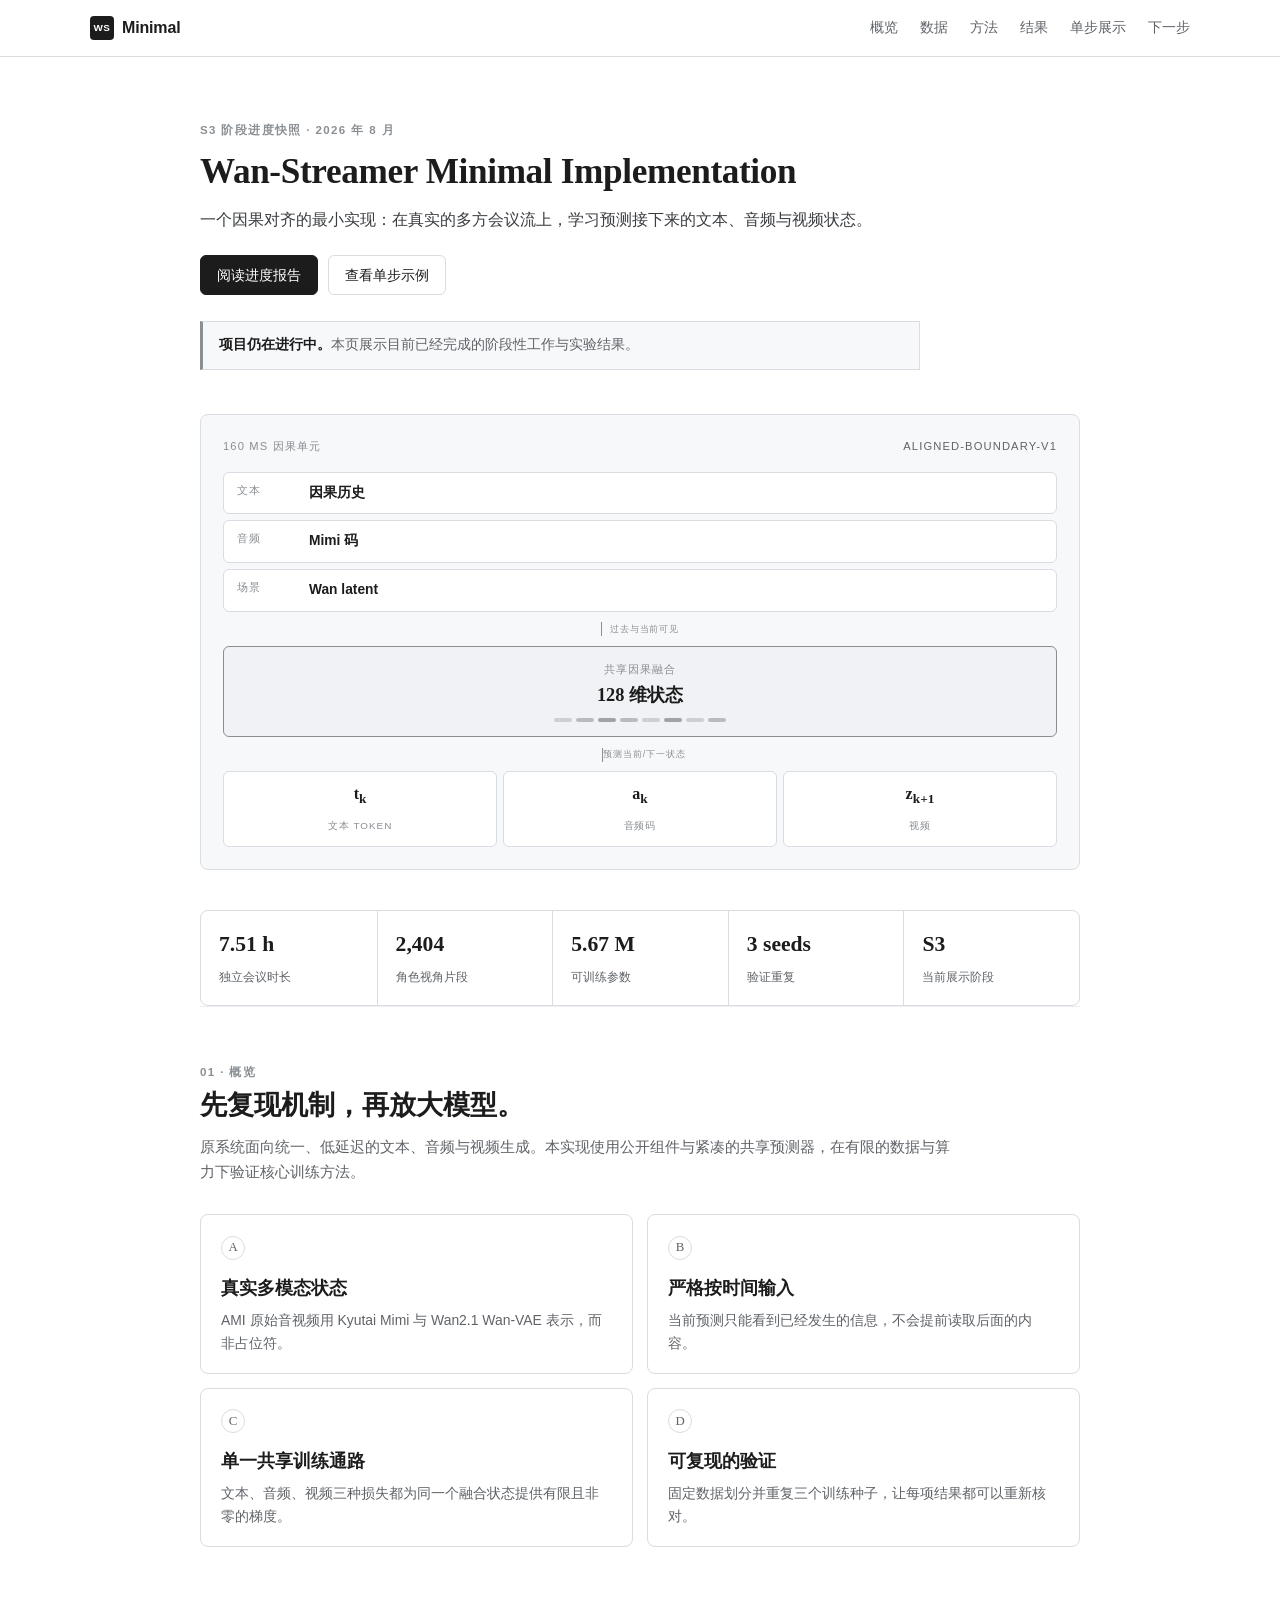
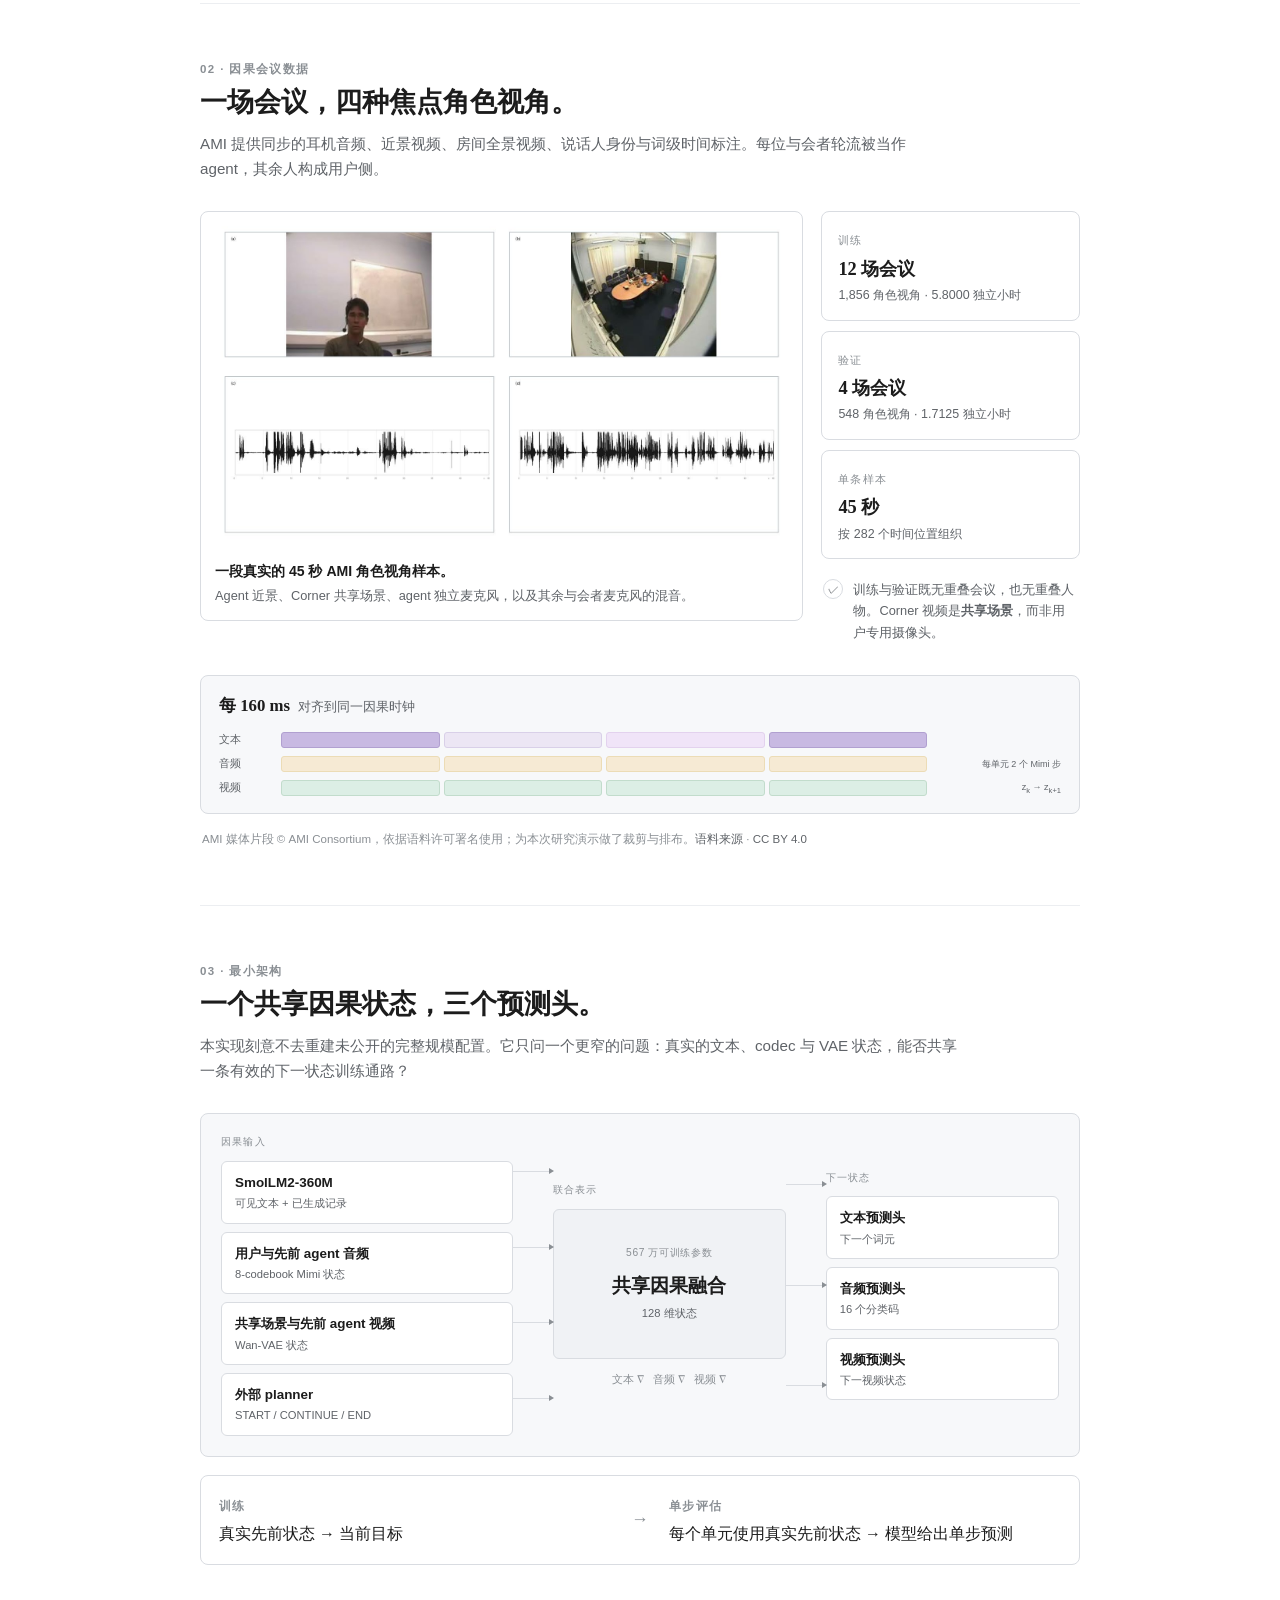
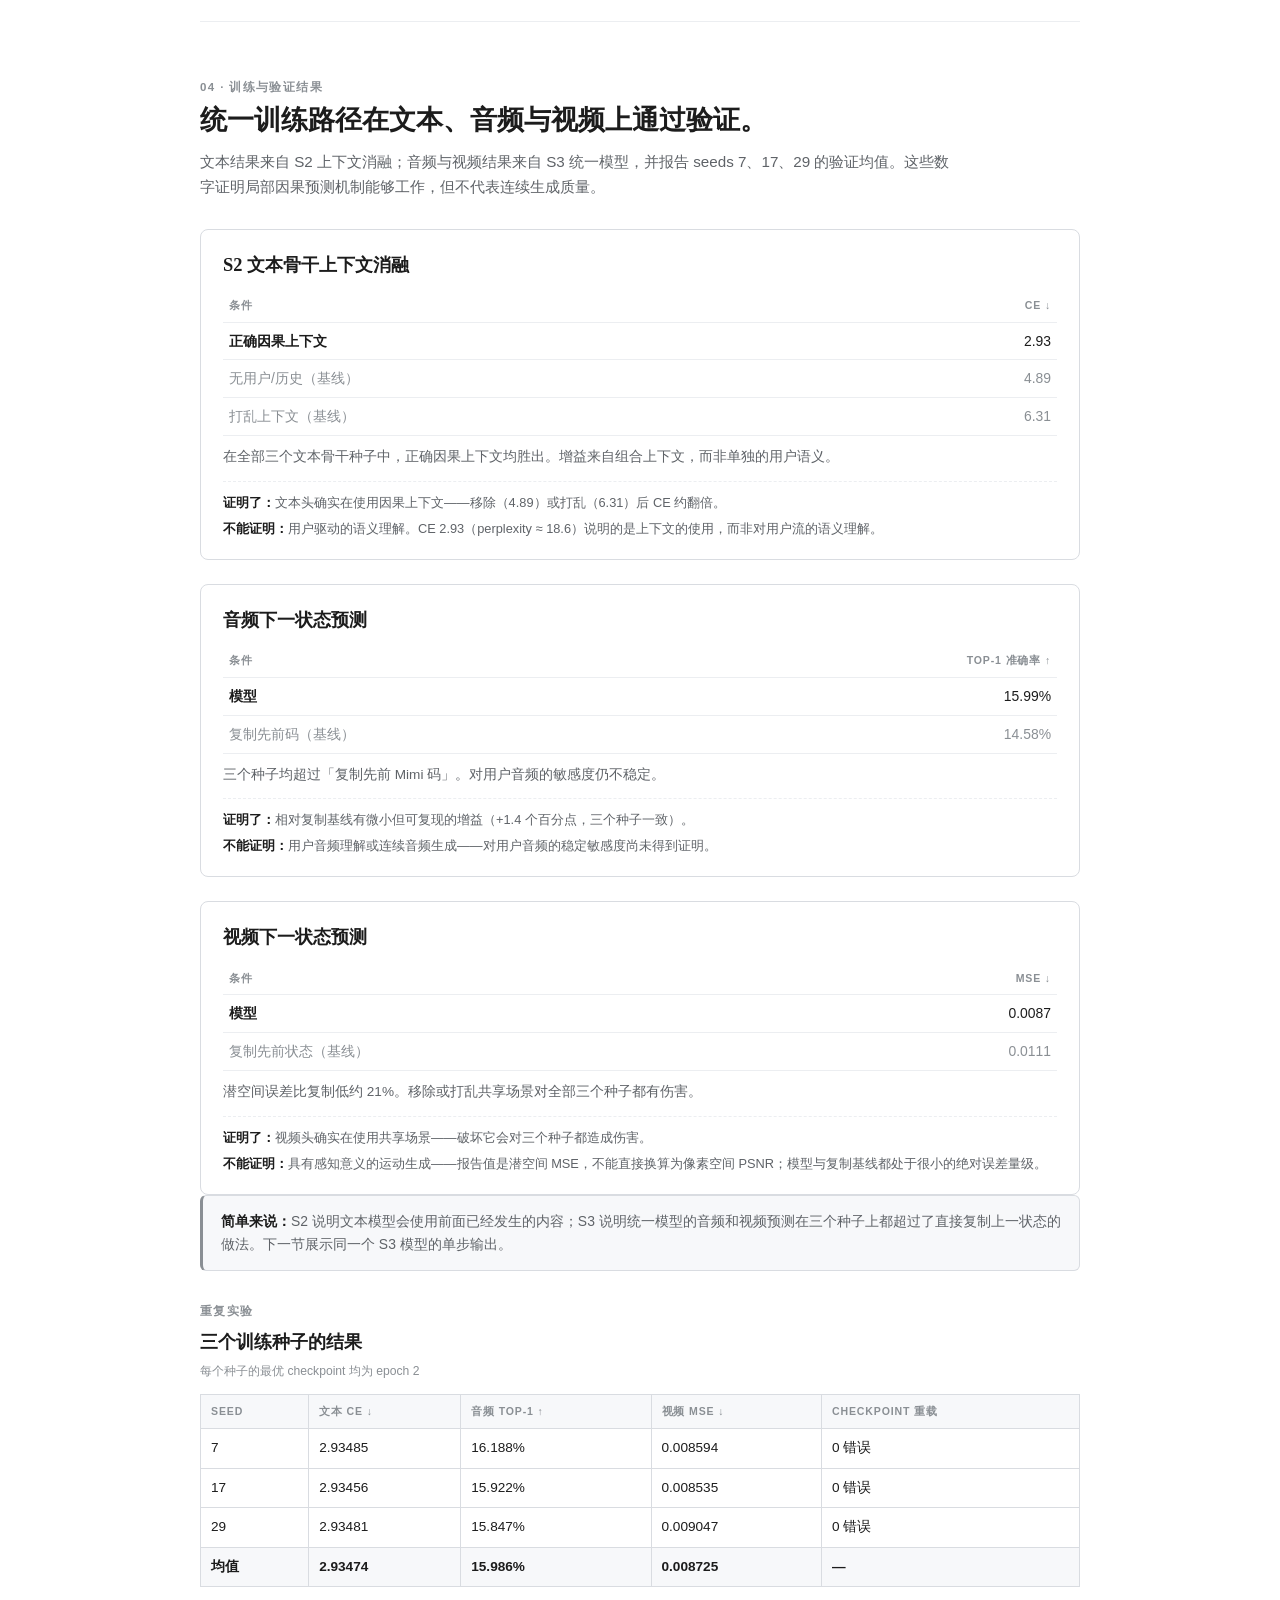
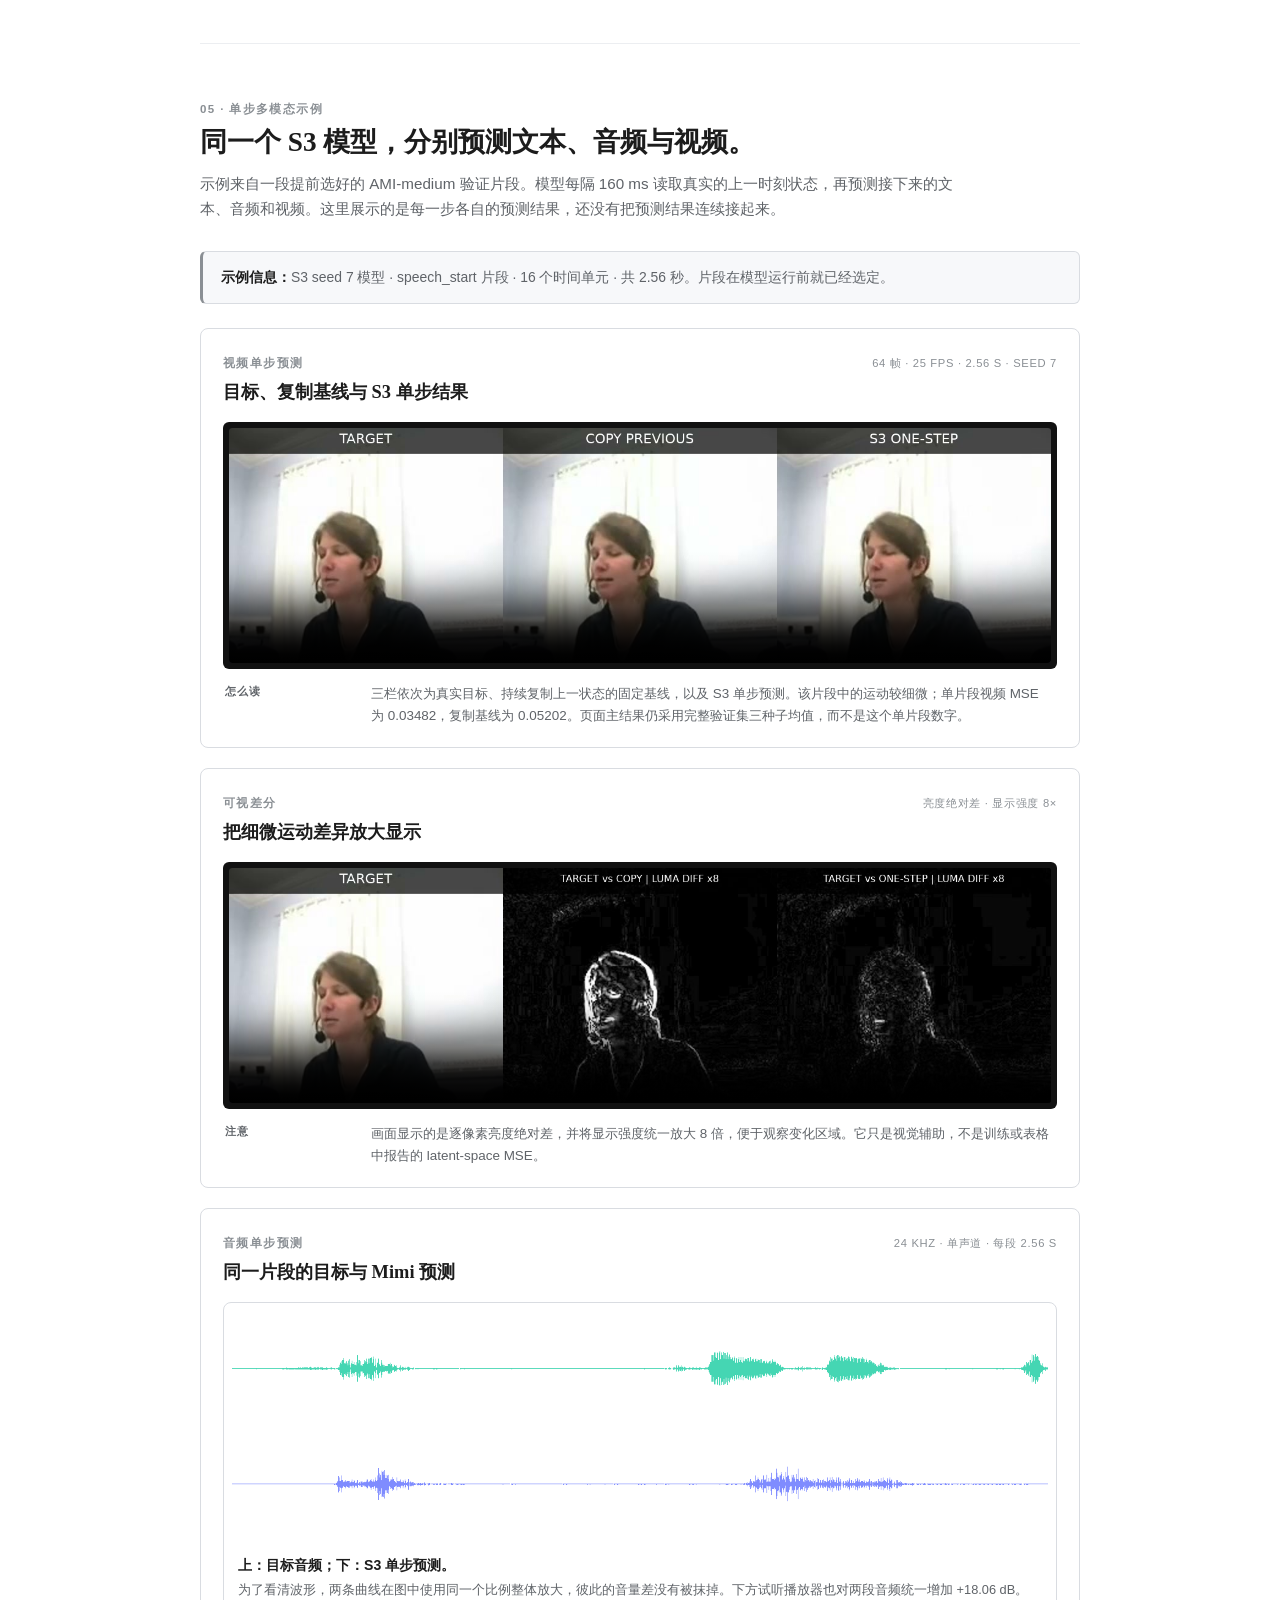
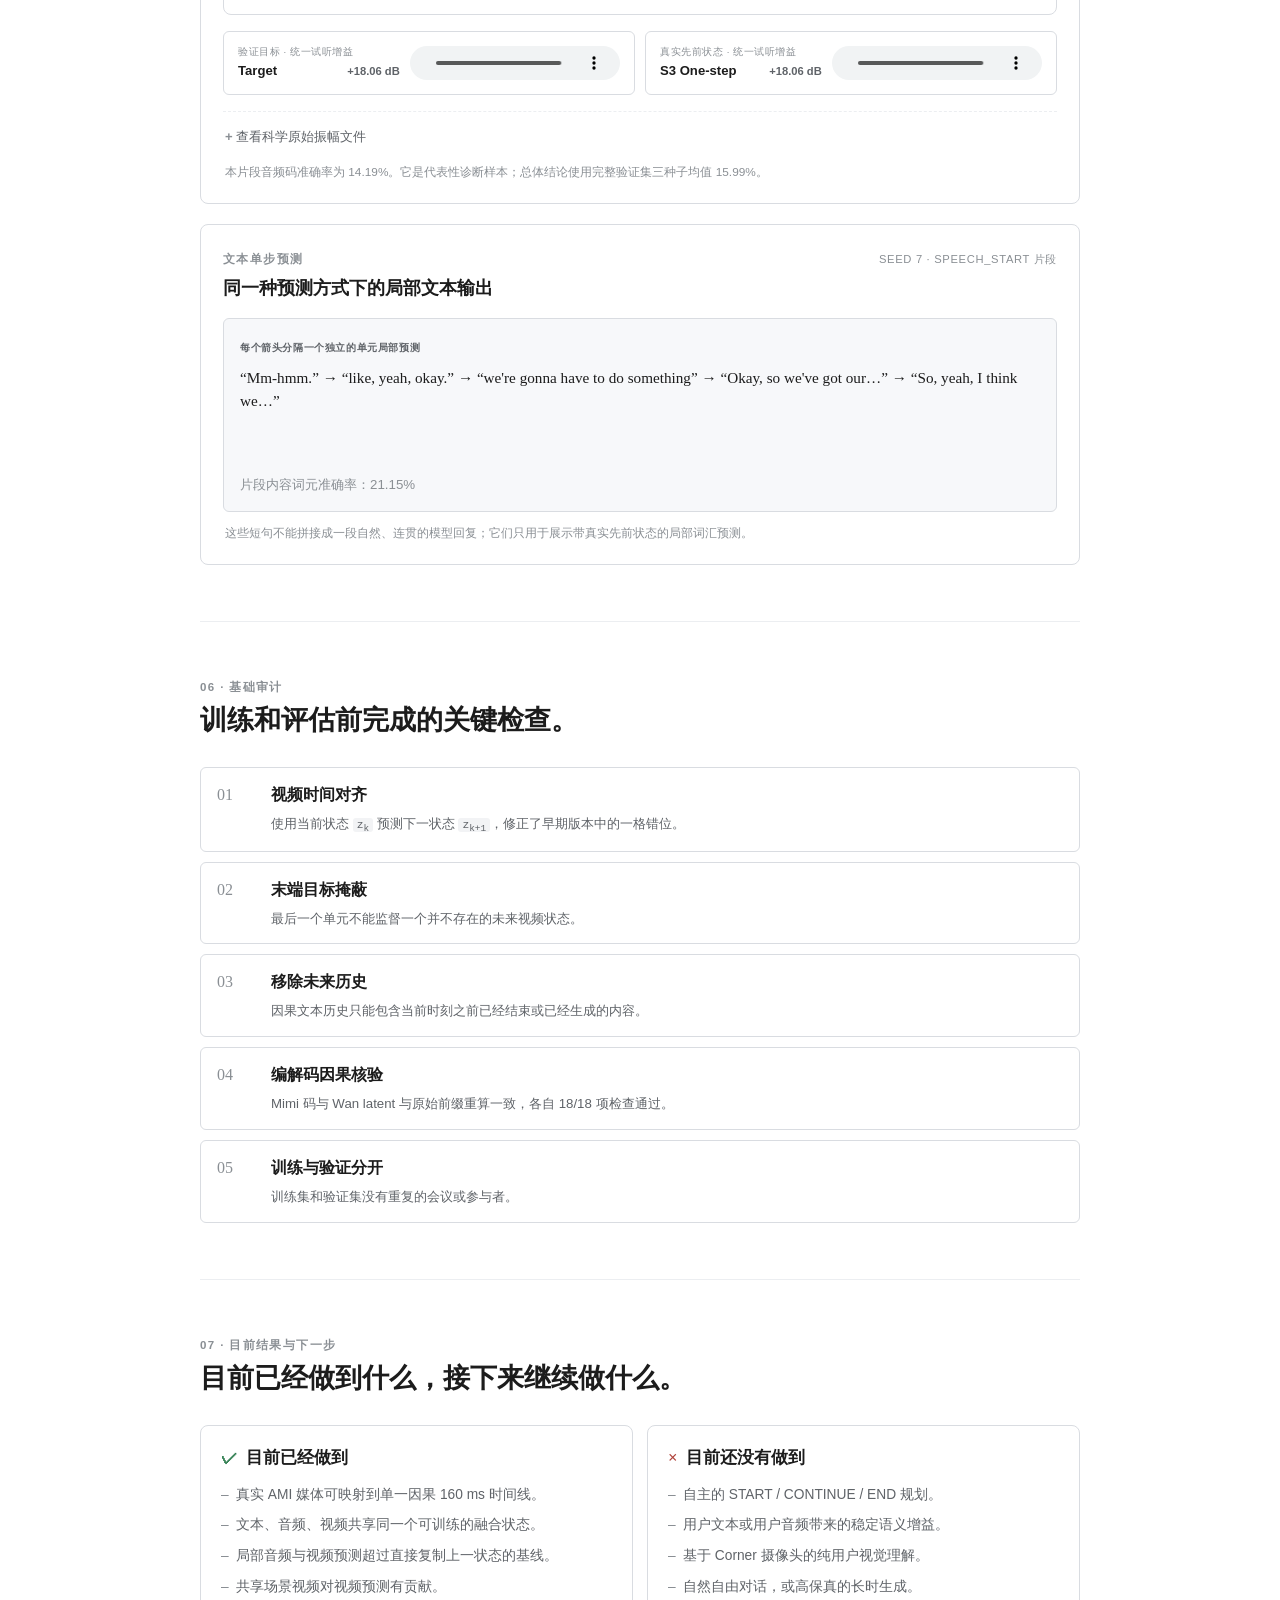
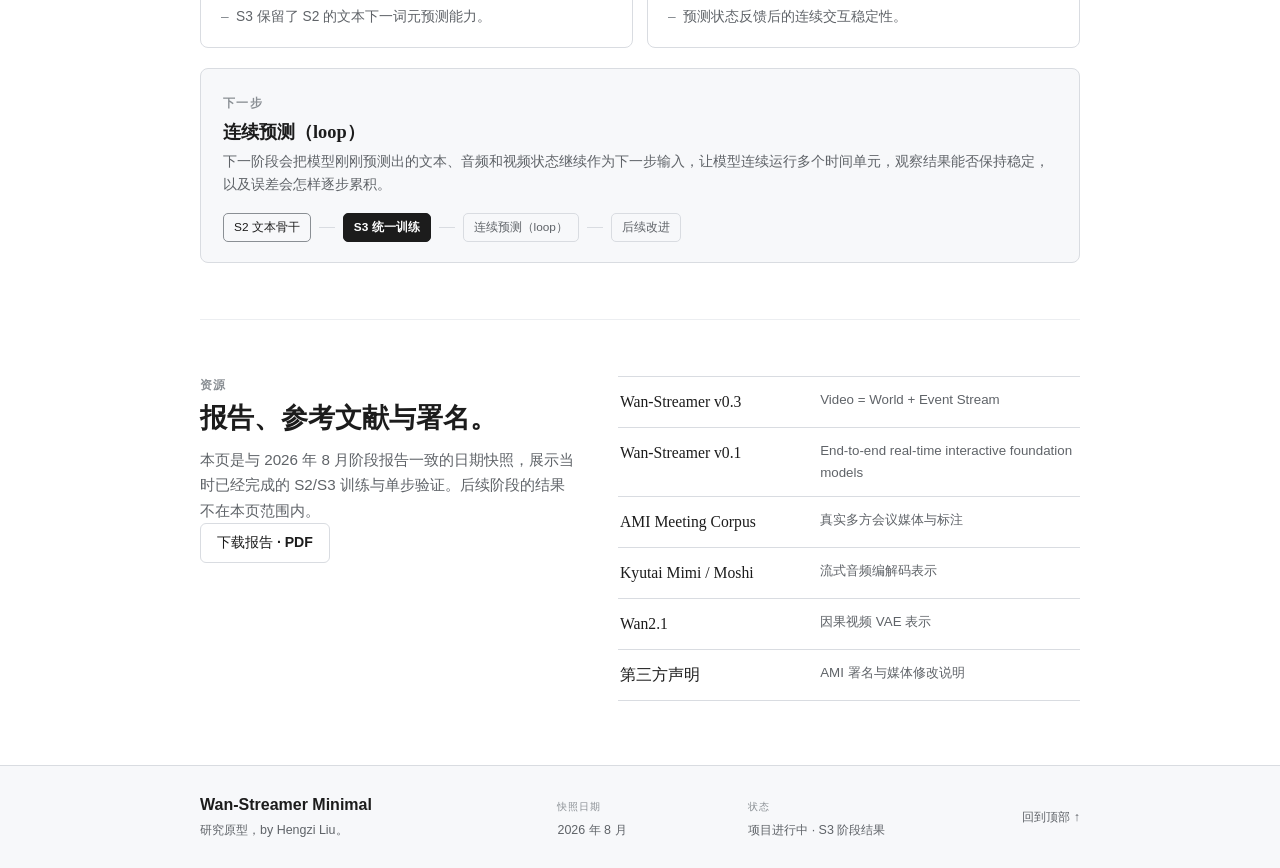
<file: index.html>
<!doctype html>
<html lang="zh-CN">
<head>
  <meta charset="utf-8">
  <meta name="viewport" content="width=device-width, initial-scale=1">
  <meta name="description" content="Wan-Streamer 最小实现的 S3 阶段进度快照：在真实 AMI 会议数据上进行因果对齐的文本、音频与视频单步预测。">
  <meta name="theme-color" content="#ffffff">
  <meta property="og:title" content="Wan-Streamer Minimal · S3 阶段进度快照">
  <meta property="og:description" content="2026 年 8 月 S3 阶段快照：真实会议流上的三模态单步预测与验证。">
  <meta property="og:type" content="website">
  <meta property="og:url" content="https://zzz0511121.github.io/wan-streamer-minimal/">
  <meta property="og:image" content="https://zzz0511121.github.io/wan-streamer-minimal/assets/media/s3-one-step-poster.jpg">
  <link rel="canonical" href="https://zzz0511121.github.io/wan-streamer-minimal/">
  <title>Wan-Streamer Minimal · S3 阶段进度快照</title>
  <link rel="icon" href="assets/favicon.svg" type="image/svg+xml">
  <link rel="stylesheet" href="styles.css">
</head>
<body>
  <a class="skip-link" href="#main">跳到正文</a>

  <header class="site-header" id="top">
    <div class="nav-shell">
      <a class="wordmark" href="#top" aria-label="Wan-Streamer Minimal 主页">
        <span class="wordmark-mark">WS</span>
        <span>Minimal</span>
      </a>
      <button class="nav-toggle" type="button" aria-expanded="false" aria-controls="site-nav">菜单</button>
      <nav id="site-nav" aria-label="主导航">
        <a href="#overview">概览</a>
        <a href="#data">数据</a>
        <a href="#method">方法</a>
        <a href="#results">结果</a>
        <a href="#one-step">单步展示</a>
        <a href="#limitations">下一步</a>
      </nav>
    </div>
  </header>

  <main id="main">
    <section class="intro section-shell">
      <div class="intro-copy">
        <div class="eyebrow">S3 阶段进度快照 · 2026 年 8 月</div>
        <h1>Wan-Streamer Minimal Implementation</h1>
        <p class="intro-deck">一个因果对齐的最小实现：在真实的多方会议流上，学习预测接下来的文本、音频与视频状态。</p>
        <div class="intro-actions">
          <a class="button primary" href="assets/docs/progress-report.pdf">阅读进度报告</a>
          <a class="button" href="#one-step">查看单步示例</a>
        </div>
        <p class="notice"><strong>项目仍在进行中。</strong>本页展示目前已经完成的阶段性工作与实验结果。</p>
      </div>

      <div class="intro-visual" aria-label="因果多模态系统总览">
        <div class="visual-header">
          <span>160 ms 因果单元</span>
          <span class="right">aligned-boundary-v1</span>
        </div>
        <div class="stream-stack inputs">
          <div class="stream text-stream"><span>文本</span><strong>因果历史</strong></div>
          <div class="stream audio-stream"><span>音频</span><strong>Mimi 码</strong></div>
          <div class="stream video-stream"><span>场景</span><strong>Wan latent</strong></div>
        </div>
        <div class="flow-arrow"><span></span><small>过去与当前可见</small></div>
        <div class="fusion-card">
          <small>共享因果融合</small>
          <strong>128 维状态</strong>
          <div class="fusion-grid"><i></i><i></i><i></i><i></i><i></i><i></i><i></i><i></i></div>
        </div>
        <div class="flow-arrow down"><span></span><small>预测当前/下一状态</small></div>
        <div class="output-row">
          <div><b>t<sub>k</sub></b><span>文本 token</span></div>
          <div><b>a<sub>k</sub></b><span>音频码</span></div>
          <div><b>z<sub>k+1</sub></b><span>视频</span></div>
        </div>
      </div>
    </section>

    <section class="fact-strip section-shell" aria-label="项目关键数字">
      <div class="fact-grid">
        <div><strong>7.51 h</strong><span>独立会议时长</span></div>
        <div><strong>2,404</strong><span>角色视角片段</span></div>
        <div><strong>5.67 M</strong><span>可训练参数</span></div>
        <div><strong>3 seeds</strong><span>验证重复</span></div>
        <div><strong>S3</strong><span>当前展示阶段</span></div>
      </div>
    </section>

    <section id="overview" class="section section-shell">
      <div class="section-heading narrow">
        <div class="eyebrow">01 · 概览</div>
        <h2>先复现机制，再放大模型。</h2>
        <p>原系统面向统一、低延迟的文本、音频与视频生成。本实现使用公开组件与紧凑的共享预测器，在有限的数据与算力下验证核心训练方法。</p>
      </div>

      <div class="principle-grid">
        <article class="principle-card">
          <span class="card-index">A</span>
          <h3>真实多模态状态</h3>
          <p>AMI 原始音视频用 Kyutai Mimi 与 Wan2.1 Wan-VAE 表示，而非占位符。</p>
        </article>
        <article class="principle-card">
          <span class="card-index">B</span>
          <h3>严格按时间输入</h3>
          <p>当前预测只能看到已经发生的信息，不会提前读取后面的内容。</p>
        </article>
        <article class="principle-card">
          <span class="card-index">C</span>
          <h3>单一共享训练通路</h3>
          <p>文本、音频、视频三种损失都为同一个融合状态提供有限且非零的梯度。</p>
        </article>
        <article class="principle-card">
          <span class="card-index">D</span>
          <h3>可复现的验证</h3>
          <p>固定数据划分并重复三个训练种子，让每项结果都可以重新核对。</p>
        </article>
      </div>
    </section>

    <section id="data" class="section section-shell">
      <div class="section-heading">
        <div class="eyebrow">02 · 因果会议数据</div>
        <h2>一场会议，四种焦点角色视角。</h2>
        <p>AMI 提供同步的耳机音频、近景视频、房间全景视频、说话人身份与词级时间标注。每位与会者轮流被当作 agent，其余人构成用户侧。</p>
      </div>

      <div class="data-layout">
        <figure class="media-frame">
          <img src="assets/media/ami-four-stream-sample.jpg" alt="AMI 样本：agent 近景、共享 Corner 视图、agent 音频波形与用户混音波形" loading="lazy">
          <figcaption>
            <strong>一段真实的 45 秒 AMI 角色视角样本。</strong>
            Agent 近景、Corner 共享场景、agent 独立麦克风，以及其余与会者麦克风的混音。
          </figcaption>
        </figure>

        <div class="data-stats">
          <div class="split-card train">
            <span>训练</span>
            <strong>12 场会议</strong>
            <p>1,856 角色视角 · 5.8000 独立小时</p>
          </div>
          <div class="split-card val">
            <span>验证</span>
            <strong>4 场会议</strong>
            <p>548 角色视角 · 1.7125 独立小时</p>
          </div>
          <div class="split-card holdout">
            <span>单条样本</span>
            <strong>45 秒</strong>
            <p>按 282 个时间位置组织</p>
          </div>
          <div class="split-note">
            <span class="check">✓</span>
            <p>训练与验证既无重叠会议，也无重叠人物。Corner 视频是<strong>共享场景</strong>，而非用户专用摄像头。</p>
          </div>
        </div>
      </div>

      <div class="timeline" aria-label="160 毫秒因果单元映射">
        <div class="timeline-title"><span>每 160 ms</span><small>对齐到同一因果时钟</small></div>
        <div class="timeline-tracks">
          <div class="track"><span>文本</span><i class="token long"></i><i class="token"></i><i class="token short"></i><i class="token long"></i></div>
          <div class="track"><span>音频</span><i></i><i></i><i></i><i></i><small>每单元 2 个 Mimi 步</small></div>
          <div class="track"><span>视频</span><i></i><i></i><i></i><i></i><small>z<sub>k</sub> → z<sub>k+1</sub></small></div>
        </div>
      </div>

      <p class="attribution">AMI 媒体片段 © AMI Consortium，依据语料许可署名使用；为本次研究演示做了裁剪与排布。<a href="https://groups.inf.ed.ac.uk/ami/corpus/" rel="noreferrer">语料来源</a> · <a href="https://creativecommons.org/licenses/by/4.0/" rel="noreferrer">CC BY 4.0</a></p>
    </section>

    <section id="method" class="section section-shell">
      <div class="section-heading">
        <div class="eyebrow">03 · 最小架构</div>
        <h2>一个共享因果状态，三个预测头。</h2>
        <p>本实现刻意不去重建未公开的完整规模配置。它只问一个更窄的问题：真实的文本、codec 与 VAE 状态，能否共享一条有效的下一状态训练通路？</p>
      </div>

      <div class="architecture" role="img" aria-label="架构图：因果输入进入共享融合状态，再分支到文本、音频、视频三个预测头">
        <div class="architecture-column input-column">
          <div class="arch-label">因果输入</div>
          <div class="arch-node text"><strong>SmolLM2-360M</strong><span>可见文本 + 已生成记录</span></div>
          <div class="arch-node audio"><strong>用户与先前 agent 音频</strong><span>8-codebook Mimi 状态</span></div>
          <div class="arch-node video"><strong>共享场景与先前 agent 视频</strong><span>Wan-VAE 状态</span></div>
          <div class="arch-node planner"><strong>外部 planner</strong><span>START / CONTINUE / END</span></div>
        </div>
        <div class="architecture-link"><span></span><span></span><span></span><span></span></div>
        <div class="architecture-column fusion-column">
          <div class="arch-label">联合表示</div>
          <div class="arch-node fusion">
            <small>567 万可训练参数</small>
            <strong>共享因果融合</strong>
            <span>128 维状态</span>
          </div>
          <div class="gradient-note">文本 ∇ &nbsp; 音频 ∇ &nbsp; 视频 ∇</div>
        </div>
        <div class="architecture-link output-link"><span></span><span></span><span></span></div>
        <div class="architecture-column output-column">
          <div class="arch-label">下一状态</div>
          <div class="arch-node text"><strong>文本预测头</strong><span>下一个词元</span></div>
          <div class="arch-node audio"><strong>音频预测头</strong><span>16 个分类码</span></div>
          <div class="arch-node video"><strong>视频预测头</strong><span>下一视频状态</span></div>
        </div>
      </div>

      <div class="contract-callout">
        <div>
          <span class="eyebrow">训练</span>
          <p>真实先前状态 → 当前目标</p>
        </div>
        <div class="contract-divider">→</div>
        <div>
          <span class="eyebrow">单步评估</span>
          <p>每个单元使用真实先前状态 → 模型给出单步预测</p>
        </div>
      </div>
    </section>

    <section id="results" class="section section-shell">
      <div class="section-heading">
        <div class="eyebrow">04 · 训练与验证结果</div>
        <h2>统一训练路径在文本、音频与视频上通过验证。</h2>
        <p>文本结果来自 S2 上下文消融；音频与视频结果来自 S3 统一模型，并报告 seeds 7、17、29 的验证均值。这些数字证明局部因果预测机制能够工作，但不代表连续生成质量。</p>
      </div>

      <div class="result-grid">
        <div class="result-block">
          <h3>S2 文本骨干上下文消融</h3>
          <table class="cmp-table">
            <thead><tr><th>条件</th><th class="num">CE ↓</th></tr></thead>
            <tbody>
              <tr class="best"><td>正确因果上下文</td><td class="num">2.93</td></tr>
              <tr class="muted"><td>无用户/历史（基线）</td><td class="num">4.89</td></tr>
              <tr class="muted"><td>打乱上下文（基线）</td><td class="num">6.31</td></tr>
            </tbody>
          </table>
          <p>在全部三个文本骨干种子中，正确因果上下文均胜出。增益来自组合上下文，而非单独的用户语义。</p>
          <div class="verdict">
            <p><strong>证明了：</strong>文本头确实在使用因果上下文——移除（4.89）或打乱（6.31）后 CE 约翻倍。</p>
            <p><strong>不能证明：</strong>用户驱动的语义理解。CE 2.93（perplexity ≈ 18.6）说明的是上下文的使用，而非对用户流的语义理解。</p>
          </div>
        </div>

        <div class="result-block">
          <h3>音频下一状态预测</h3>
          <table class="cmp-table">
            <thead><tr><th>条件</th><th class="num">Top-1 准确率 ↑</th></tr></thead>
            <tbody>
              <tr class="best"><td>模型</td><td class="num">15.99%</td></tr>
              <tr class="muted"><td>复制先前码（基线）</td><td class="num">14.58%</td></tr>
            </tbody>
          </table>
          <p>三个种子均超过「复制先前 Mimi 码」。对用户音频的敏感度仍不稳定。</p>
          <div class="verdict">
            <p><strong>证明了：</strong>相对复制基线有微小但可复现的增益（+1.4 个百分点，三个种子一致）。</p>
            <p><strong>不能证明：</strong>用户音频理解或连续音频生成——对用户音频的稳定敏感度尚未得到证明。</p>
          </div>
        </div>

        <div class="result-block">
          <h3>视频下一状态预测</h3>
          <table class="cmp-table">
            <thead><tr><th>条件</th><th class="num">MSE ↓</th></tr></thead>
            <tbody>
              <tr class="best"><td>模型</td><td class="num">0.0087</td></tr>
              <tr class="muted"><td>复制先前状态（基线）</td><td class="num">0.0111</td></tr>
            </tbody>
          </table>
          <p>潜空间误差比复制低约 21%。移除或打乱共享场景对全部三个种子都有伤害。</p>
          <div class="verdict">
            <p><strong>证明了：</strong>视频头确实在使用共享场景——破坏它会对三个种子都造成伤害。</p>
            <p><strong>不能证明：</strong>具有感知意义的运动生成——报告值是潜空间 MSE，不能直接换算为像素空间 PSNR；模型与复制基线都处于很小的绝对误差量级。</p>
          </div>
        </div>
      </div>

      <div class="status-summary">
        <p><strong>简单来说：</strong>S2 说明文本模型会使用前面已经发生的内容；S3 说明统一模型的音频和视频预测在三个种子上都超过了直接复制上一状态的做法。下一节展示同一个 S3 模型的单步输出。</p>
      </div>

      <div class="seed-table-wrap">
        <div class="table-heading">
          <div><span class="eyebrow">重复实验</span><h3>三个训练种子的结果</h3></div>
          <span class="table-note">每个种子的最优 checkpoint 均为 epoch 2</span>
        </div>
        <div class="table-scroll">
          <table class="seed-table">
            <thead><tr><th>Seed</th><th>文本 CE ↓</th><th>音频 top-1 ↑</th><th>视频 MSE ↓</th><th>Checkpoint 重载</th></tr></thead>
            <tbody>
              <tr><td>7</td><td>2.93485</td><td>16.188%</td><td>0.008594</td><td>0 错误</td></tr>
              <tr><td>17</td><td>2.93456</td><td>15.922%</td><td>0.008535</td><td>0 错误</td></tr>
              <tr><td>29</td><td>2.93481</td><td>15.847%</td><td>0.009047</td><td>0 错误</td></tr>
              <tr class="mean"><td>均值</td><td>2.93474</td><td>15.986%</td><td>0.008725</td><td>—</td></tr>
            </tbody>
          </table>
        </div>
      </div>
    </section>

    <section id="one-step" class="section section-shell">
      <div class="section-heading">
        <div class="eyebrow">05 · 单步多模态示例</div>
        <h2>同一个 S3 模型，分别预测文本、音频与视频。</h2>
        <p>示例来自一段提前选好的 AMI-medium 验证片段。模型每隔 160 ms 读取真实的上一时刻状态，再预测接下来的文本、音频和视频。这里展示的是每一步各自的预测结果，还没有把预测结果连续接起来。</p>
      </div>

      <div class="status-summary">
        <p><strong>示例信息：</strong>S3 seed 7 模型 · speech_start 片段 · 16 个时间单元 · 共 2.56 秒。片段在模型运行前就已经选定。</p>
      </div>

      <article class="demo-block">
        <div class="demo-heading">
          <div><span class="eyebrow">视频单步预测</span><h3>目标、复制基线与 S3 单步结果</h3></div>
          <span class="demo-meta">64 帧 · 25 FPS · 2.56 s · seed 7</span>
        </div>
        <div class="video-shell">
          <video controls playsinline preload="metadata" poster="assets/media/s3-one-step-poster.jpg">
            <source src="assets/media/s3-one-step-comparison.webm" type="video/webm">
            <source src="assets/media/s3-one-step-comparison.mp4" type="video/mp4">
            您的浏览器不支持 HTML5 视频。可<a href="assets/media/s3-one-step-comparison.mp4">下载 MP4</a>查看。
          </video>
        </div>
        <div class="observation">
          <span>怎么读</span>
          <p>三栏依次为真实目标、持续复制上一状态的固定基线，以及 S3 单步预测。该片段中的运动较细微；单片段视频 MSE 为 0.03482，复制基线为 0.05202。页面主结果仍采用完整验证集三种子均值，而不是这个单片段数字。</p>
        </div>
      </article>

      <article class="demo-block">
        <div class="demo-heading">
          <div><span class="eyebrow">可视差分</span><h3>把细微运动差异放大显示</h3></div>
          <span class="demo-meta">亮度绝对差 · 显示强度 8×</span>
        </div>
        <div class="video-shell">
          <video controls playsinline preload="metadata" poster="assets/media/s3-one-step-luma-difference-poster.jpg">
            <source src="assets/media/s3-one-step-luma-difference.webm" type="video/webm">
            <source src="assets/media/s3-one-step-luma-difference.mp4" type="video/mp4">
            您的浏览器不支持 HTML5 视频。可<a href="assets/media/s3-one-step-luma-difference.mp4">下载 MP4</a>查看。
          </video>
        </div>
        <div class="observation">
          <span>注意</span>
          <p>画面显示的是逐像素亮度绝对差，并将显示强度统一放大 8 倍，便于观察变化区域。它只是视觉辅助，不是训练或表格中报告的 latent-space MSE。</p>
        </div>
      </article>

      <article class="demo-block">
        <div class="demo-heading">
          <div><span class="eyebrow">音频单步预测</span><h3>同一片段的目标与 Mimi 预测</h3></div>
          <span class="demo-meta">24 kHz · 单声道 · 每段 2.56 s</span>
        </div>
        <figure class="media-frame audio-frame">
          <img src="assets/media/s3-audio-waveforms.png" alt="目标音频和 S3 单步音频在原始振幅下的波形对比" loading="lazy">
          <figcaption><strong>上：目标音频；下：S3 单步预测。</strong>为了看清波形，两条曲线在图中使用同一个比例整体放大，彼此的音量差没有被抹掉。下方试听播放器也对两段音频统一增加 +18.06 dB。</figcaption>
        </figure>
        <div class="audio-grid audio-primary">
          <div class="audio-item target"><div><span>验证目标 · 统一试听增益</span><strong>Target</strong><b>+18.06 dB</b></div><audio controls preload="metadata" src="assets/media/s3-audio-target-listening-gain.wav"></audio></div>
          <div class="audio-item"><div><span>真实先前状态 · 统一试听增益</span><strong>S3 One-step</strong><b>+18.06 dB</b></div><audio controls preload="metadata" src="assets/media/s3-audio-one-step-listening-gain.wav"></audio></div>
        </div>
        <details class="audio-raw">
          <summary>查看科学原始振幅文件</summary>
          <div class="audio-grid">
            <div class="audio-item target"><div><span>原始振幅</span><strong>Target</strong></div><audio controls preload="metadata" src="assets/media/s3-audio-target-raw.wav"></audio></div>
            <div class="audio-item"><div><span>原始振幅</span><strong>S3 One-step</strong></div><audio controls preload="metadata" src="assets/media/s3-audio-one-step-raw.wav"></audio></div>
          </div>
        </details>
        <p class="demo-footnote">本片段音频码准确率为 14.19%。它是代表性诊断样本；总体结论使用完整验证集三种子均值 15.99%。</p>
      </article>

      <article class="demo-block">
        <div class="demo-heading">
          <div><span class="eyebrow">文本单步预测</span><h3>同一种预测方式下的局部文本输出</h3></div>
          <span class="demo-meta">Seed 7 · speech_start 片段</span>
        </div>
        <div class="transcript-grid single">
          <div>
            <span class="transcript-mode">每个箭头分隔一个独立的单元局部预测</span>
            <p>“Mm-hmm.” → “like, yeah, okay.” → “we're gonna have to do something” → “Okay, so we've got our…” → “So, yeah, I think we…”</p>
            <small>片段内容词元准确率：21.15%</small>
          </div>
        </div>
        <p class="demo-footnote">这些短句不能拼接成一段自然、连贯的模型回复；它们只用于展示带真实先前状态的局部词汇预测。</p>
      </article>
    </section>

    <section id="audit" class="section section-shell">
      <div class="section-heading">
        <div class="eyebrow">06 · 基础审计</div>
        <h2>训练和评估前完成的关键检查。</h2>
      </div>
      <div class="audit-grid">
        <div class="audit-item"><span>01</span><div><h3>视频时间对齐</h3><p>使用当前状态 <code>z<sub>k</sub></code> 预测下一状态 <code>z<sub>k+1</sub></code>，修正了早期版本中的一格错位。</p></div></div>
        <div class="audit-item"><span>02</span><div><h3>末端目标掩蔽</h3><p>最后一个单元不能监督一个并不存在的未来视频状态。</p></div></div>
        <div class="audit-item"><span>03</span><div><h3>移除未来历史</h3><p>因果文本历史只能包含当前时刻之前已经结束或已经生成的内容。</p></div></div>
        <div class="audit-item"><span>04</span><div><h3>编解码因果核验</h3><p>Mimi 码与 Wan latent 与原始前缀重算一致，各自 18/18 项检查通过。</p></div></div>
        <div class="audit-item"><span>05</span><div><h3>训练与验证分开</h3><p>训练集和验证集没有重复的会议或参与者。</p></div></div>
      </div>
    </section>

    <section id="limitations" class="section section-shell">
      <div class="section-heading">
        <div class="eyebrow">07 · 目前结果与下一步</div>
        <h2>目前已经做到什么，接下来继续做什么。</h2>
      </div>
      <div class="claims-grid">
        <div class="claim-column yes">
          <h3><span>✓</span> 目前已经做到</h3>
          <ul>
            <li>真实 AMI 媒体可映射到单一因果 160 ms 时间线。</li>
            <li>文本、音频、视频共享同一个可训练的融合状态。</li>
            <li>局部音频与视频预测超过直接复制上一状态的基线。</li>
            <li>共享场景视频对视频预测有贡献。</li>
            <li>S3 保留了 S2 的文本下一词元预测能力。</li>
          </ul>
        </div>
        <div class="claim-column no">
          <h3><span>×</span> 目前还没有做到</h3>
          <ul>
            <li>自主的 START / CONTINUE / END 规划。</li>
            <li>用户文本或用户音频带来的稳定语义增益。</li>
            <li>基于 Corner 摄像头的纯用户视觉理解。</li>
            <li>自然自由对话，或高保真的长时生成。</li>
            <li>预测状态反馈后的连续交互稳定性。</li>
          </ul>
        </div>
      </div>

      <div class="next-step">
        <div>
          <span class="eyebrow">下一步</span>
          <h3>连续预测（loop）</h3>
          <p>下一阶段会把模型刚刚预测出的文本、音频和视频状态继续作为下一步输入，让模型连续运行多个时间单元，观察结果能否保持稳定，以及误差会怎样逐步累积。</p>
        </div>
        <div class="route" aria-label="下一步研究路线">
          <span class="done">S2 文本骨干</span>
          <i></i>
          <span class="current">S3 统一训练</span>
          <i></i>
          <span>连续预测（loop）</span>
          <i></i>
          <span>后续改进</span>
        </div>
      </div>
    </section>

    <section id="resources" class="section section-shell">
      <div class="resource-grid">
        <div class="resource-copy">
          <div class="eyebrow">资源</div>
          <h2>报告、参考文献与署名。</h2>
          <p>本页是与 2026 年 8 月阶段报告一致的日期快照，展示当时已经完成的 S2/S3 训练与单步验证。后续阶段的结果不在本页范围内。</p>
          <a class="button" href="assets/docs/progress-report.pdf">下载报告 · PDF</a>
        </div>
        <div class="reference-list">
          <a href="https://arxiv.org/abs/2607.15038" rel="noreferrer"><span>Wan-Streamer v0.3</span><small>Video = World + Event Stream</small></a>
          <a href="https://arxiv.org/abs/2606.25041" rel="noreferrer"><span>Wan-Streamer v0.1</span><small>End-to-end real-time interactive foundation models</small></a>
          <a href="https://groups.inf.ed.ac.uk/ami/corpus/" rel="noreferrer"><span>AMI Meeting Corpus</span><small>真实多方会议媒体与标注</small></a>
          <a href="https://github.com/kyutai-labs/moshi" rel="noreferrer"><span>Kyutai Mimi / Moshi</span><small>流式音频编解码表示</small></a>
          <a href="https://github.com/Wan-Video/Wan2.1" rel="noreferrer"><span>Wan2.1</span><small>因果视频 VAE 表示</small></a>
          <a href="notices.html"><span>第三方声明</span><small>AMI 署名与媒体修改说明</small></a>
        </div>
      </div>
    </section>
  </main>

  <footer>
    <div class="section-shell footer-grid">
      <div><strong>Wan-Streamer Minimal</strong><p>研究原型，by Hengzi Liu。</p></div>
      <div><span>快照日期</span><p>2026 年 8 月</p></div>
      <div><span>状态</span><p>项目进行中 · S3 阶段结果</p></div>
      <a href="#top">回到顶部 ↑</a>
    </div>
  </footer>

  <script src="script.js"></script>
</body>
</html>
</file>
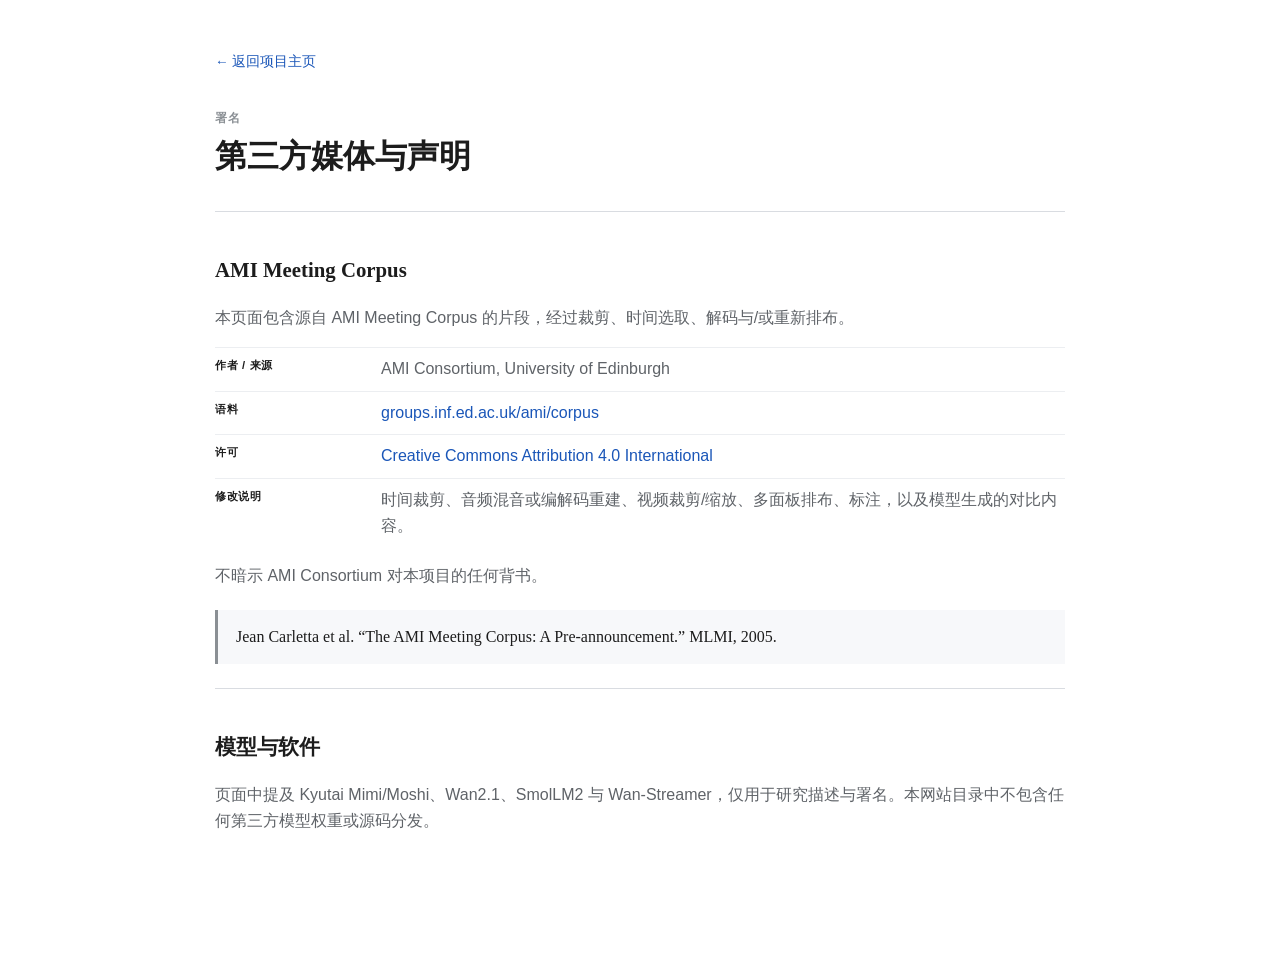
<file: notices.html>
<!doctype html>
<html lang="zh-CN">
<head>
  <meta charset="utf-8">
  <meta name="viewport" content="width=device-width, initial-scale=1">
  <title>第三方声明 · Wan-Streamer Minimal</title>
  <link rel="icon" href="assets/favicon.svg" type="image/svg+xml">
  <link rel="stylesheet" href="styles.css">
</head>
<body>
  <main class="legal-page section-shell">
    <a class="legal-back" href="index.html">← 返回项目主页</a>
    <div class="eyebrow">署名</div>
    <h1>第三方媒体与声明</h1>
    <section>
      <h2>AMI Meeting Corpus</h2>
      <p>本页面包含源自 AMI Meeting Corpus 的片段，经过裁剪、时间选取、解码与/或重新排布。</p>
      <dl>
        <div><dt>作者 / 来源</dt><dd>AMI Consortium, University of Edinburgh</dd></div>
        <div><dt>语料</dt><dd><a href="https://groups.inf.ed.ac.uk/ami/corpus/">groups.inf.ed.ac.uk/ami/corpus</a></dd></div>
        <div><dt>许可</dt><dd><a href="https://creativecommons.org/licenses/by/4.0/">Creative Commons Attribution 4.0 International</a></dd></div>
        <div><dt>修改说明</dt><dd>时间裁剪、音频混音或编解码重建、视频裁剪/缩放、多面板排布、标注，以及模型生成的对比内容。</dd></div>
      </dl>
      <p>不暗示 AMI Consortium 对本项目的任何背书。</p>
      <blockquote>Jean Carletta et al. “The AMI Meeting Corpus: A Pre-announcement.” MLMI, 2005.</blockquote>
    </section>
    <section>
      <h2>模型与软件</h2>
      <p>页面中提及 Kyutai Mimi/Moshi、Wan2.1、SmolLM2 与 Wan-Streamer，仅用于研究描述与署名。本网站目录中不包含任何第三方模型权重或源码分发。</p>
    </section>
  </main>
</body>
</html>
</file>
<file: styles.css>
/* ============================================================
   Wan-Streamer Minimal — plain / low-key stylesheet
   Intentional design choices:
   - plain white background, document flow, no animations
   - numbers in tables, not hero cards
   - status conveyed in prose, not colored badges
   Content is identical to the original site; only the skin changed.
   ============================================================ */

:root {
  --paper: #ffffff;
  --ink: #1c1c1c;
  --muted: #5f6368;
  --faint: #8a8f94;
  --line: #d9dce1;
  --line-soft: #eceef1;
  --tint: #f7f8fa;
  --link: #1a56b8;
  --code-bg: #f2f3f5;
  --serif: Georgia, "Times New Roman", "Songti SC", "STSong", "SimSun", "Noto Serif CJK SC", serif;
  --sans: -apple-system, BlinkMacSystemFont, "Segoe UI", Roboto, "PingFang SC", "Hiragino Sans GB", "Microsoft YaHei", "Noto Sans CJK SC", "Helvetica Neue", Arial, sans-serif;
}

* { box-sizing: border-box; }
html { scroll-behavior: auto; }
body {
  margin: 0;
  color: var(--ink);
  background: var(--paper);
  font-family: var(--sans);
  font-size: 16px;
  line-height: 1.65;
  -webkit-font-smoothing: antialiased;
}
img, video { max-width: 100%; display: block; }
a { color: var(--link); text-decoration: none; }
a:hover { text-decoration: underline; }
button, audio { font: inherit; }
.skip-link { position: fixed; left: 12px; top: -60px; z-index: 999; padding: 8px 12px; background: var(--ink); color: #fff; border-radius: 4px; }
.skip-link:focus { top: 12px; }
.section-shell { width: min(880px, calc(100% - 40px)); margin: 0 auto; }
.section { padding: 56px 0; border-top: 1px solid var(--line-soft); }
.section-heading { margin-bottom: 30px; }
.section-heading h2, .resource-copy h2 {
  font-family: var(--serif);
  font-size: 1.7rem;
  line-height: 1.25;
  font-weight: 600;
  margin: 6px 0 12px;
}
.section-heading p, .resource-copy > p { color: var(--muted); font-size: 0.95rem; max-width: 760px; margin: 0; }
.eyebrow { font-size: 0.72rem; letter-spacing: 0.12em; text-transform: uppercase; color: var(--faint); font-weight: 600; }

/* ---------- header ---------- */
.site-header { position: sticky; top: 0; z-index: 90; background: rgba(255,255,255,.96); border-bottom: 1px solid var(--line); }
.nav-shell { width: min(1100px, calc(100% - 40px)); height: 56px; margin: auto; display: flex; align-items: center; justify-content: space-between; }
.wordmark { display: flex; align-items: center; gap: 8px; text-decoration: none; color: var(--ink); font-weight: 650; letter-spacing: -0.01em; }
.wordmark-mark { width: 24px; height: 24px; display: grid; place-items: center; border-radius: 4px; color: #fff; background: var(--ink); font-size: 0.62rem; letter-spacing: 0.04em; }
nav { display: flex; gap: 22px; align-items: center; }
nav a { text-decoration: none; font-size: 0.85rem; color: var(--muted); }
nav a:hover { color: var(--ink); text-decoration: none; }
.nav-toggle { display: none; border: 1px solid var(--line); background: transparent; border-radius: 6px; padding: 6px 10px; font-size: 0.85rem; }

/* ---------- intro (was hero) ---------- */
.intro { padding: 64px 0 40px; border-top: 0; }
.intro-copy h1 { font-family: var(--serif); font-size: 2.2rem; line-height: 1.15; font-weight: 600; margin: 12px 0 14px; letter-spacing: -0.01em; }
.intro-deck { font-size: 1.02rem; color: #3a3d41; max-width: 720px; margin: 0 0 22px; }
.intro-actions { display: flex; gap: 10px; flex-wrap: wrap; margin: 0 0 26px; }
.button { display: inline-flex; justify-content: center; align-items: center; min-height: 40px; padding: 0 16px; border-radius: 6px; text-decoration: none; font-size: 0.88rem; font-weight: 550; border: 1px solid var(--line); color: var(--ink); }
a.button:hover { text-decoration: none; border-color: var(--faint); }
.button.primary { color: #fff; background: var(--ink); border-color: var(--ink); }
.button.primary:hover { background: #333; }
.notice {
  border: 1px solid var(--line);
  border-left: 3px solid var(--faint);
  background: var(--tint);
  padding: 12px 16px;
  font-size: 0.86rem;
  color: var(--muted);
  max-width: 720px;
}
.notice strong { color: var(--ink); }

/* causal unit diagram — kept, but as a plain figure */
.intro-visual { margin-top: 44px; border: 1px solid var(--line); border-radius: 8px; padding: 22px; background: var(--tint); }
.visual-header { display: flex; justify-content: space-between; font-size: 0.7rem; text-transform: uppercase; letter-spacing: 0.1em; color: var(--faint); margin-bottom: 16px; }
.visual-header .right { color: var(--muted); }
.stream-stack { display: grid; gap: 6px; }
.stream { display: grid; grid-template-columns: 72px 1fr; padding: 9px 13px; background: #fff; border: 1px solid var(--line); border-radius: 6px; }
.stream span { font-size: 0.68rem; text-transform: uppercase; letter-spacing: 0.08em; color: var(--faint); }
.stream strong { font-size: 0.86rem; font-weight: 600; }
.stream .note { font-size: 0.74rem; color: var(--muted); font-weight: 400; }
.flow-arrow { text-align: center; margin: 8px 0; color: var(--faint); font-size: 0.68rem; text-transform: uppercase; letter-spacing: 0.08em; }
.flow-arrow span { display: inline-block; vertical-align: middle; height: 14px; width: 1px; background: var(--faint); margin-right: 8px; }
.flow-arrow.down span { margin-right: 0; margin-left: 8px; }
.fusion-card { text-align: center; padding: 14px; border: 1px solid var(--faint); background: #f0f2f5; border-radius: 6px; }
.fusion-card small { display: block; text-transform: uppercase; color: var(--faint); letter-spacing: 0.1em; font-size: 0.66rem; }
.fusion-card strong { display: block; font-family: var(--serif); font-size: 1.15rem; font-weight: 600; margin: 2px 0 8px; }
.fusion-grid { display: flex; justify-content: center; gap: 4px; }
.fusion-grid i { width: 18px; height: 4px; border-radius: 2px; background: var(--faint); opacity: .35; }
.fusion-grid i:nth-child(2n) { opacity: .55; }
.fusion-grid i:nth-child(3n) { opacity: .8; }
.output-row { display: grid; grid-template-columns: repeat(3, 1fr); gap: 6px; margin-top: 6px; }
.output-row div { padding: 9px; text-align: center; background: #fff; border: 1px solid var(--line); border-radius: 6px; }
.output-row b { display: block; font-family: var(--serif); font-size: 1rem; }
.output-row span { font-size: 0.62rem; color: var(--faint); text-transform: uppercase; letter-spacing: 0.1em; }

/* ---------- fact row (numbers as a plain table) ---------- */
.fact-strip { border-top: 0; }
.fact-grid { display: grid; grid-template-columns: repeat(5, 1fr); border: 1px solid var(--line); border-radius: 8px; overflow: hidden; }
.fact-grid div { padding: 16px 18px; border-left: 1px solid var(--line); }
.fact-grid div:first-child { border-left: 0; }
.fact-grid strong { display: block; font-family: var(--serif); font-size: 1.35rem; font-weight: 600; }
.fact-grid span { font-size: 0.72rem; color: var(--muted); }

/* ---------- overview ---------- */
.principle-grid { display: grid; grid-template-columns: repeat(2, 1fr); gap: 14px; }
.principle-card { border: 1px solid var(--line); border-radius: 8px; padding: 18px 20px; background: #fff; }
.card-index { display: inline-grid; place-items: center; width: 24px; height: 24px; border-radius: 50%; border: 1px solid var(--line); color: var(--muted); font-family: var(--serif); font-size: 0.8rem; }
.principle-card h3 { font-family: var(--serif); font-size: 1.1rem; font-weight: 600; margin: 14px 0 6px; }
.principle-card p { color: var(--muted); font-size: 0.87rem; margin: 0; }

/* ---------- data ---------- */
.data-layout { display: grid; grid-template-columns: 1.4fr 0.6fr; gap: 18px; align-items: start; }
.media-frame { margin: 0; border: 1px solid var(--line); border-radius: 8px; padding: 8px; background: #fff; }
.media-frame img { width: 100%; border-radius: 4px; }
.media-frame figcaption { padding: 12px 6px 6px; font-size: 0.8rem; color: var(--muted); }
.media-frame figcaption strong { display: block; color: var(--ink); font-size: 0.88rem; margin-bottom: 2px; }
.data-stats { display: grid; gap: 10px; }
.split-card { border: 1px solid var(--line); border-radius: 8px; padding: 14px 16px; background: #fff; }
.split-card > span { font-size: 0.66rem; text-transform: uppercase; letter-spacing: 0.1em; color: var(--faint); }
.split-card strong { display: block; font-family: var(--serif); font-size: 1.15rem; font-weight: 600; margin: 1px 0; }
.split-card p { margin: 0; font-size: 0.78rem; color: var(--muted); }
.split-note { display: flex; gap: 10px; align-items: flex-start; padding: 10px 2px; }
.split-note .check { flex: 0 0 20px; height: 20px; display: grid; place-items: center; border: 1px solid var(--line); border-radius: 50%; font-size: 0.7rem; color: var(--muted); }
.split-note p { margin: 0; font-size: 0.8rem; color: var(--muted); }
.timeline { margin-top: 22px; border: 1px solid var(--line); border-radius: 8px; padding: 16px 18px; background: var(--tint); }
.timeline-title { margin-bottom: 12px; }
.timeline-title span { font-family: var(--serif); font-size: 1.05rem; font-weight: 600; }
.timeline-title small { color: var(--muted); margin-left: 8px; }
.timeline-tracks { display: grid; gap: 6px; }
.track { display: grid; grid-template-columns: 58px repeat(4, 1fr) 130px; gap: 4px; align-items: center; font-size: 0.68rem; color: var(--muted); }
.track i { display: block; height: 16px; border-radius: 3px; background: #e3e6ea; border: 1px solid #d4d8de; }
.track:nth-child(1) i { background: #ece6f4; border-color: #d9d0e8; }  /* Text: pale violet */
.track:nth-child(2) i { background: #f6ead4; border-color: #ecdcb6; }  /* Audio: pale amber */
.track:nth-child(3) i { background: #dceee5; border-color: #c2dccc; }  /* Video: pale mint */
.track i.token.long { background: #c8b9e2; border-color: #b1a0d0; }
.track i.token.short { background: #f0e4f8; border-color: #e3d2ee; }
.track small { text-align: right; }
.attribution { font-size: 0.72rem; color: var(--faint); margin: 16px 2px 0; }
.attribution a { color: var(--muted); }

/* ---------- method ---------- */
.architecture { display: grid; grid-template-columns: 1fr 40px 0.8fr 40px 0.8fr; align-items: center; padding: 20px; border: 1px solid var(--line); border-radius: 8px; background: var(--tint); }
.architecture-column { display: grid; gap: 8px; }
.arch-label { font-size: 0.64rem; text-transform: uppercase; letter-spacing: 0.12em; color: var(--faint); margin-bottom: 2px; }
.arch-node { border: 1px solid var(--line); border-radius: 6px; padding: 10px 13px; background: #fff; }
.arch-node strong, .arch-node span { display: block; }
.arch-node strong { font-size: 0.84rem; font-weight: 600; }
.arch-node span { color: var(--muted); font-size: 0.7rem; }
.arch-node.fusion { min-height: 150px; display: flex; flex-direction: column; justify-content: center; text-align: center; background: #f0f2f5; }
.arch-node.fusion small { color: var(--faint); font-size: 0.64rem; text-transform: uppercase; letter-spacing: 0.06em; }
.arch-node.fusion strong { font-family: var(--serif); font-size: 1.2rem; font-weight: 600; margin: 8px 0 2px; }
.arch-node.fusion span { color: var(--muted); }
.gradient-note { text-align: center; color: var(--faint); font-size: 0.68rem; margin-top: 4px; }
.architecture-link { height: 100%; display: grid; grid-template-rows: repeat(4, 1fr); align-items: center; }
.architecture-link span { height: 1px; background: var(--line); position: relative; }
.architecture-link span::after { content: ""; position: absolute; right: -1px; top: -3px; border-left: 5px solid var(--faint); border-top: 3px solid transparent; border-bottom: 3px solid transparent; }
.architecture-link.output-link { grid-template-rows: repeat(3, 1fr); }
.contract-callout { display: grid; grid-template-columns: 1fr 30px 1fr; gap: 14px; align-items: center; margin-top: 18px; padding: 16px 18px; border: 1px solid var(--line); border-radius: 8px; background: #fff; }
.contract-callout p { margin: 3px 0 0; font-family: var(--serif); font-size: 1rem; }
.contract-divider { font-size: 1.1rem; color: var(--faint); text-align: center; }
.contract-badge { display: none; } /* badge removed for low-key tone */

/* ---------- results (plain tables) ---------- */
.result-grid { display: grid; gap: 24px; }
.result-block { border: 1px solid var(--line); border-radius: 8px; padding: 20px 22px; background: #fff; }
.result-block h3 { font-family: var(--serif); font-size: 1.15rem; font-weight: 600; margin: 0 0 10px; }
.result-block > p { color: var(--muted); font-size: 0.85rem; margin: 10px 0 0; }
.verdict { margin: 12px 0 0; padding-top: 10px; border-top: 1px dashed var(--line-soft); font-size: 0.8rem; color: var(--muted); display: grid; gap: 5px; }
.verdict p { margin: 0; }
.verdict strong { color: var(--ink); font-weight: 600; }
.cmp-table { width: 100%; border-collapse: collapse; font-size: 0.87rem; font-variant-numeric: tabular-nums; }
.cmp-table th, .cmp-table td { text-align: left; border-bottom: 1px solid var(--line-soft); padding: 7px 6px; }
.cmp-table th { font-size: 0.66rem; text-transform: uppercase; letter-spacing: 0.08em; color: var(--faint); font-weight: 600; }
.cmp-table td.num, .cmp-table th.num { text-align: right; white-space: nowrap; }
.cmp-table tr.muted td { color: var(--faint); }
.cmp-table tr.best td:first-child { font-weight: 600; }
.seed-table-wrap { margin-top: 26px; }
.table-heading { margin-bottom: 10px; }
.table-heading h3 { font-family: var(--serif); font-size: 1.15rem; font-weight: 600; margin: 4px 0 0; }
.table-note { color: var(--faint); font-size: 0.76rem; }
table.seed-table, table.seed-table th, table.seed-table td { border: 1px solid var(--line); }
table.seed-table { width: 100%; border-collapse: collapse; font-size: 0.85rem; font-variant-numeric: tabular-nums; }
table.seed-table th, table.seed-table td { padding: 8px 10px; text-align: left; }
table.seed-table th { background: var(--tint); font-size: 0.66rem; text-transform: uppercase; letter-spacing: 0.08em; color: var(--faint); font-weight: 600; }
table.seed-table tr.mean td { background: var(--tint); font-weight: 600; }
.table-scroll { overflow-x: auto; }

/* ---------- one-step example ---------- */
.status-summary { border: 1px solid var(--line); border-left: 3px solid var(--faint); background: var(--tint); border-radius: 6px; padding: 14px 18px; font-size: 0.87rem; color: var(--muted); margin-bottom: 24px; }
.status-summary p { margin: 0; }
.status-summary strong { color: var(--ink); }
.demo-block { border: 1px solid var(--line); border-radius: 8px; padding: 20px 22px; margin-top: 20px; background: #fff; }
.demo-heading { display: flex; justify-content: space-between; align-items: baseline; gap: 16px; margin-bottom: 14px; }
.demo-heading h3 { font-family: var(--serif); font-size: 1.15rem; font-weight: 600; margin: 2px 0 0; }
.demo-meta { font-size: 0.7rem; color: var(--faint); text-transform: uppercase; letter-spacing: 0.06em; }
.video-shell { background: #111; padding: 6px; border-radius: 6px; margin-top: 14px; }
.video-shell video { width: 100%; border-radius: 3px; background: #000; }
.keyframe-frame, .audio-frame { margin: 0; }
.keyframe-frame img, .audio-frame img { width: 100%; height: auto; border-radius: 4px; display: block; }
.keyframe-frame figcaption, .audio-frame figcaption { padding: 12px 6px 6px; font-size: 0.8rem; color: var(--muted); }
.keyframe-frame figcaption strong, .audio-frame figcaption strong { display: block; color: var(--ink); font-size: 0.88rem; margin-bottom: 2px; }
.audio-raw { margin-top: 16px; border-top: 1px dashed var(--line-soft); padding-top: 10px; }
.audio-raw summary { cursor: pointer; color: var(--muted); font-size: 0.82rem; padding: 4px 2px; list-style: none; }
.audio-raw summary::-webkit-details-marker { display: none; }
.audio-raw summary::before { content: "+ "; color: var(--faint); font-weight: 600; }
.audio-raw[open] summary::before { content: "− "; }
.audio-raw summary:hover { color: var(--ink); }
.audio-raw .audio-grid { margin-top: 10px; }
.observation { display: grid; grid-template-columns: 130px 1fr; gap: 16px; padding: 14px 2px 0; }
.observation span { font-size: 0.68rem; font-weight: 650; text-transform: uppercase; letter-spacing: 0.08em; color: var(--muted); }
.observation p { margin: 0; font-size: 0.84rem; color: var(--muted); }
.audio-grid { display: grid; grid-template-columns: repeat(2, 1fr); gap: 10px; }
.audio-primary { margin-top: 16px; }
.audio-item { padding: 12px 14px; display: grid; grid-template-columns: 1fr minmax(200px, 1.3fr); align-items: center; gap: 10px; border: 1px solid var(--line); border-radius: 6px; background: #fff; }
.audio-item > div { display: grid; grid-template-columns: 1fr auto; align-items: center; }
.audio-item span { grid-column: 1 / -1; color: var(--faint); font-size: 0.6rem; text-transform: uppercase; letter-spacing: 0.06em; }
.audio-item strong { font-size: 0.82rem; }
.audio-item b { font-size: 0.7rem; color: var(--muted); font-weight: 600; }
.audio-item audio { width: 100%; height: 34px; }
.demo-footnote { font-size: 0.74rem; color: var(--faint); margin: 12px 2px 0; }
.transcript-grid { display: grid; grid-template-columns: repeat(3, 1fr); gap: 12px; }
.transcript-grid.single { grid-template-columns: 1fr; }
.transcript-grid > div { padding: 14px 16px; border: 1px solid var(--line); border-radius: 6px; background: var(--tint); }
.transcript-mode { font-size: 0.62rem; text-transform: uppercase; letter-spacing: 0.06em; color: var(--muted); font-weight: 650; }
.transcript-grid p { font-family: var(--serif); font-size: 0.95rem; line-height: 1.5; min-height: 96px; margin: 8px 0; }
.transcript-grid small { color: var(--faint); }

/* ---------- audit ---------- */
.audit-grid { display: grid; gap: 10px; }
.audit-item { display: grid; grid-template-columns: 40px 1fr; gap: 14px; padding: 14px 16px; border: 1px solid var(--line); border-radius: 6px; background: #fff; }
.audit-item > span { font-family: var(--serif); color: var(--faint); font-size: 1rem; }
.audit-item h3 { margin: 0 0 4px; font-family: var(--serif); font-size: 1.02rem; font-weight: 600; }
.audit-item p { margin: 0; color: var(--muted); font-size: 0.83rem; }
code { background: var(--code-bg); padding: 1px 4px; border-radius: 3px; font-size: 0.85em; }

/* ---------- limitations ---------- */
.claims-grid { display: grid; grid-template-columns: repeat(2, 1fr); gap: 14px; }
.claim-column { border: 1px solid var(--line); border-radius: 8px; padding: 18px 20px; background: #fff; }
.claim-column h3 { font-family: var(--serif); font-weight: 600; font-size: 1.05rem; margin: 0 0 12px; }
.claim-column h3 span { margin-right: 4px; }
.claim-column.yes h3 span { color: #2e7d4f; }
.claim-column.no h3 span { color: #b0423a; }
.claim-column ul { margin: 0; padding: 0; list-style: none; display: grid; gap: 8px; }
.claim-column li { color: var(--muted); font-size: 0.86rem; padding-left: 15px; position: relative; }
.claim-column li::before { content: "–"; position: absolute; left: 0; color: var(--faint); }
.next-step { margin-top: 20px; border: 1px solid var(--line); border-radius: 8px; padding: 20px 22px; background: var(--tint); }
.next-step h3 { font-family: var(--serif); font-size: 1.15rem; line-height: 1.3; font-weight: 600; margin: 6px 0; }
.next-step p { color: var(--muted); font-size: 0.86rem; margin: 0; }
.route { display: flex; flex-direction: row; flex-wrap: wrap; align-items: center; gap: 8px; margin-top: 16px; }
.route span { padding: 4px 10px; border: 1px solid var(--line); border-radius: 5px; color: var(--muted); font-size: 0.74rem; }
.route span.done { color: var(--ink); border-color: var(--faint); }
.route span.current { background: var(--ink); color: #fff; border-color: var(--ink); font-weight: 600; }
.route i { height: 1px; width: 16px; background: var(--line); }

/* ---------- resources / footer ---------- */
.resource-grid { display: grid; grid-template-columns: 0.9fr 1.1fr; gap: 40px; align-items: start; }
.reference-list { border-top: 1px solid var(--line); }
.reference-list a { display: grid; grid-template-columns: 1fr 1.4fr; gap: 16px; text-decoration: none; padding: 12px 2px; border-bottom: 1px solid var(--line); color: var(--ink); }
.reference-list a:hover span { text-decoration: underline; }
.reference-list span { font-family: var(--serif); font-size: 0.98rem; }
.reference-list small { color: var(--muted); }
footer { border-top: 1px solid var(--line); background: var(--tint); padding: 26px 0; margin-top: 8px; }
.footer-grid { display: grid; grid-template-columns: 2fr 1fr 1.5fr auto; gap: 24px; align-items: center; }
.footer-grid p { margin: 2px 0; color: var(--muted); font-size: 0.78rem; }
.footer-grid span { font-size: 0.62rem; text-transform: uppercase; letter-spacing: 0.08em; color: var(--faint); }
.footer-grid a { color: var(--muted); font-size: 0.78rem; }

/* ---------- legal / notices page ---------- */
.legal-page { padding: 48px 0 96px; max-width: 850px; }
.legal-back { display: inline-block; margin-bottom: 36px; color: var(--link); font-size: 0.85rem; }
.legal-page h1 { font-family: var(--serif); font-size: 2rem; line-height: 1.15; font-weight: 600; margin: 10px 0 36px; }
.legal-page section { border-top: 1px solid var(--line); padding: 24px 0; }
.legal-page h2 { font-family: var(--serif); font-size: 1.3rem; font-weight: 600; }
.legal-page p, .legal-page dd { color: var(--muted); }
.legal-page dl div { display: grid; grid-template-columns: 150px 1fr; gap: 16px; padding: 8px 0; border-top: 1px solid var(--line-soft); }
.legal-page dt { font-size: 0.7rem; text-transform: uppercase; letter-spacing: 0.06em; font-weight: 650; }
.legal-page dd { margin: 0; }
.legal-page blockquote { margin: 20px 0 0; padding: 14px 18px; border-left: 3px solid var(--faint); background: var(--tint); font-family: var(--serif); }

/* ---------- responsive ---------- */
@media (max-width: 900px) {
  .data-layout, .resource-grid { grid-template-columns: 1fr; }
  .architecture { grid-template-columns: 1fr; gap: 14px; }
  .architecture-link { height: 28px; grid-template-columns: repeat(4, 1fr); grid-template-rows: 1fr; justify-items: center; }
  .architecture-link span { height: 28px; width: 1px; }
  .architecture-link span::after { right: -3px; top: auto; bottom: -1px; border-left: 3px solid transparent; border-right: 3px solid transparent; border-top: 5px solid var(--faint); border-bottom: 0; }
  .architecture-link.output-link { grid-template-columns: repeat(3, 1fr); }
  .audio-grid { grid-template-columns: 1fr; }
}
@media (max-width: 680px) {
  .section-shell, .nav-shell { width: min(100% - 28px, 880px); }
  nav { display: none; position: absolute; top: 50px; right: 14px; flex-direction: column; align-items: flex-start; gap: 2px; min-width: 180px; padding: 8px; background: #fff; border: 1px solid var(--line); border-radius: 8px; }
  nav.open { display: flex; }
  nav a { width: 100%; padding: 7px 10px; }
  .nav-toggle { display: block; }
  .fact-grid { grid-template-columns: repeat(2, 1fr); }
  .fact-grid div { border-left: 0; border-top: 1px solid var(--line); }
  .fact-grid div:nth-child(odd) { border-left: 1px solid var(--line); }
  .fact-grid div:nth-child(1) { border-left: 0; border-top: 0; }
  .fact-grid div:nth-child(2) { border-top: 0; }
  .principle-grid, .claims-grid, .transcript-grid { grid-template-columns: 1fr; }
  .transcript-grid p { min-height: auto; }
  .contract-callout { grid-template-columns: 1fr; }
  .contract-divider { transform: rotate(90deg); }
  .observation { grid-template-columns: 1fr; gap: 4px; }
  .audio-item { grid-template-columns: 1fr; }
  .demo-heading { flex-direction: column; align-items: flex-start; gap: 4px; }
  .footer-grid { grid-template-columns: 1fr 1fr; }
  .track { grid-template-columns: 45px repeat(4, 1fr); }
  .track small { display: none; }
  .route { flex-direction: column; align-items: flex-start; }
  .route i { width: 1px; height: 14px; }
}
</file>
